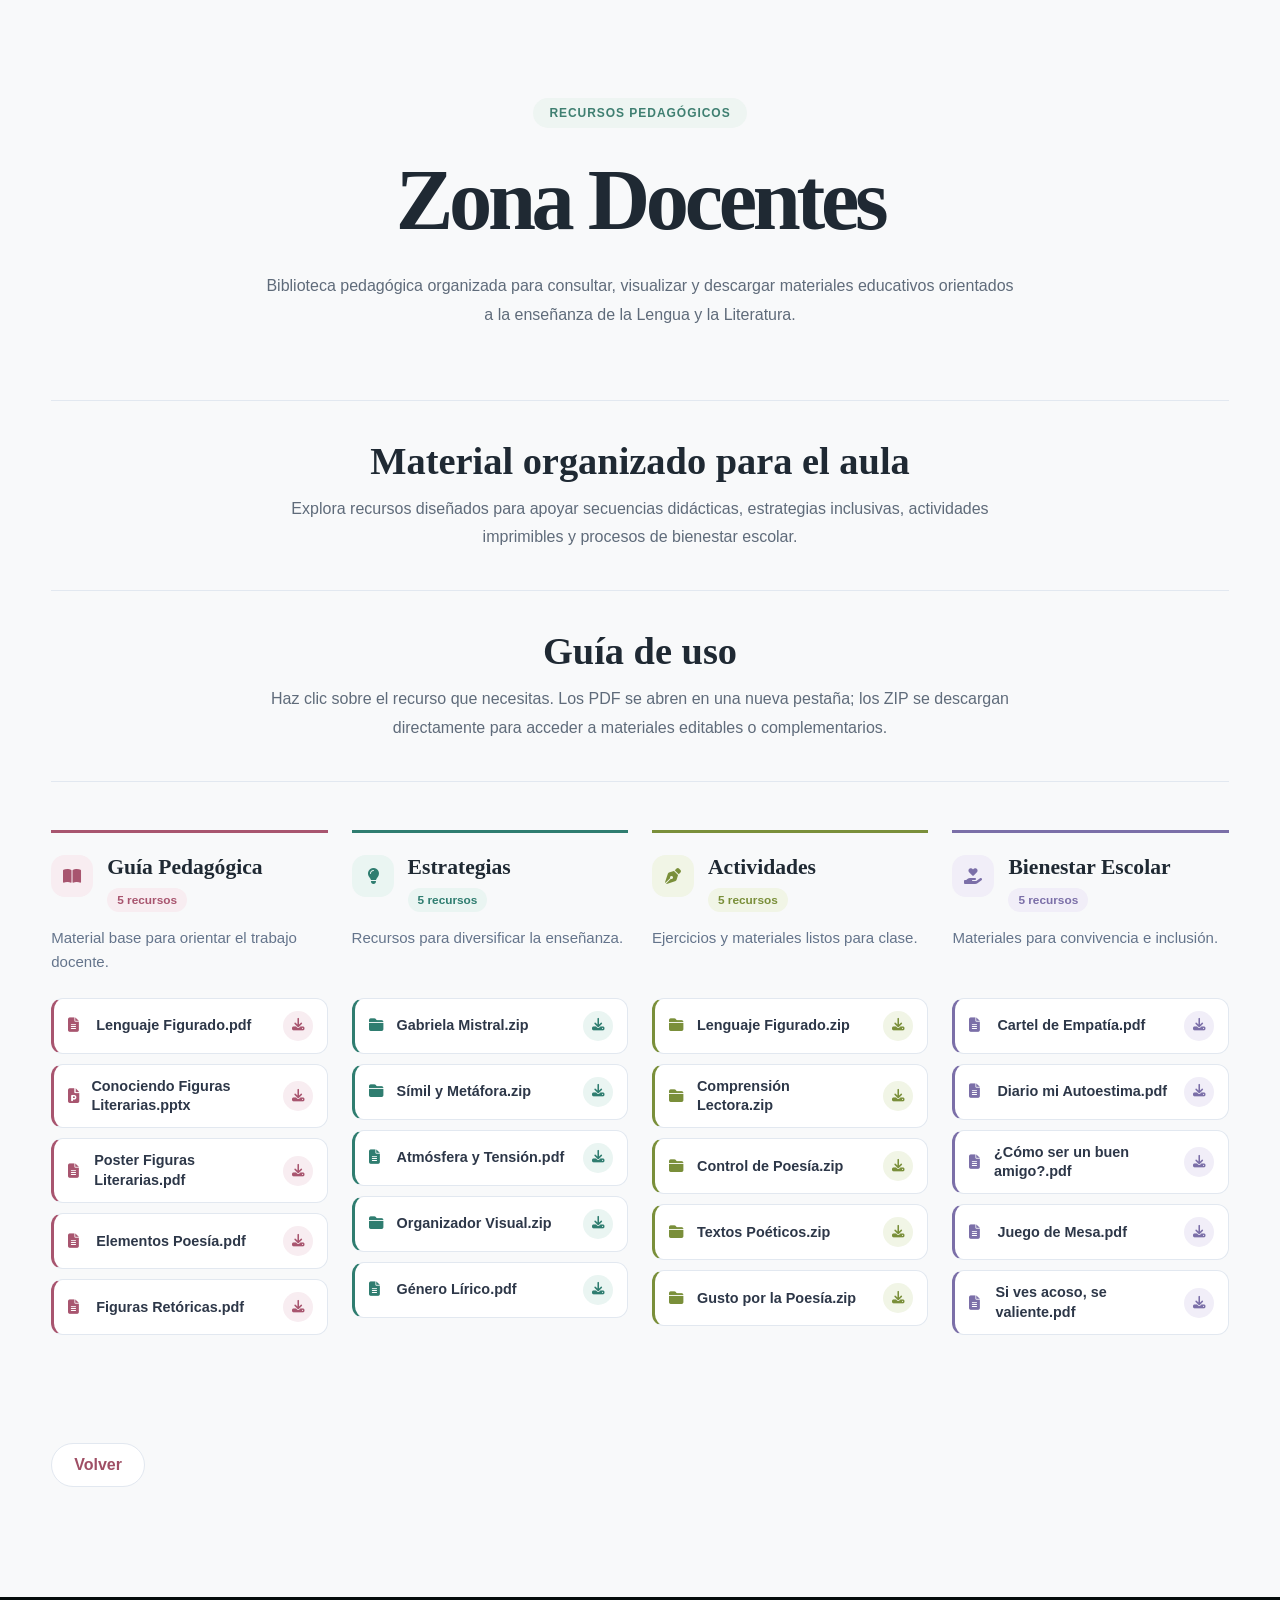
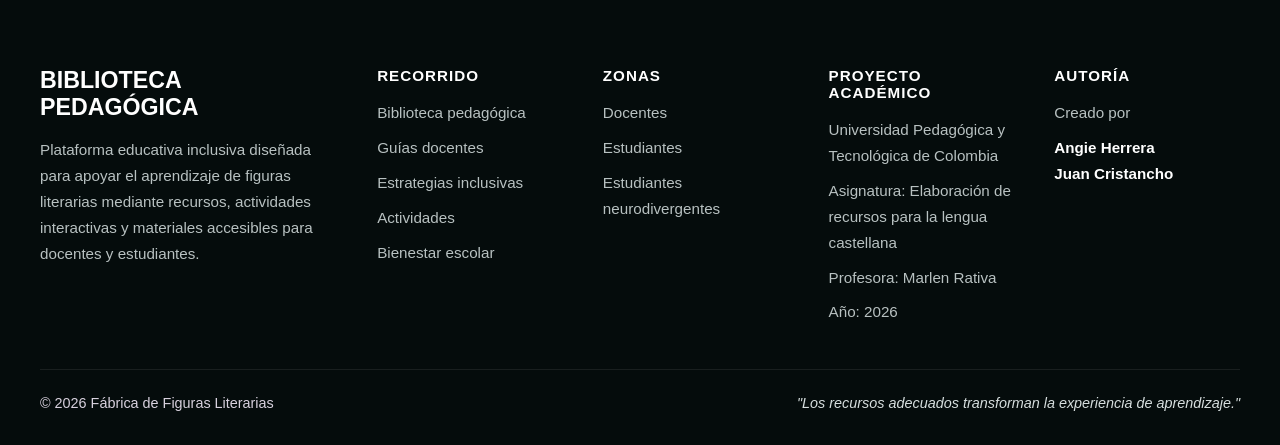
<file: docentes.html>
<!DOCTYPE html>
<html lang="es">
<head>
  <meta charset="UTF-8">
  <meta name="viewport" content="width=device-width, initial-scale=1.0">
  <title>Zona Docentes</title>
  <link rel="stylesheet" href="css/docentes.css">
  <link rel="stylesheet"
    href="https://cdnjs.cloudflare.com/ajax/libs/font-awesome/6.5.1/css/all.min.css">
</head>
<body>

    <main class="docentes-container">

  <section class="hero-docentes" id="hero">
    <span class="etiqueta">Recursos pedagógicos</span>
    <h1>Zona Docentes</h1>
    <p>
      Biblioteca pedagógica organizada para consultar, visualizar y descargar
      materiales educativos orientados a la enseñanza de la Lengua y la Literatura.
    </p>
  </section>

  <section class="intro-docentes">
    <h2>Material organizado para el aula</h2>
    <p>
      Explora recursos diseñados para apoyar secuencias didácticas, estrategias inclusivas,
      actividades imprimibles y procesos de bienestar escolar.
    </p>
  </section>

  <section class="guia-uso">
    <h2>Guía de uso</h2>
    <p>
      Haz clic sobre el recurso que necesitas. Los PDF se abren en una nueva pestaña;
      los ZIP se descargan directamente para acceder a materiales editables o complementarios.
    </p>
  </section>

  <section class="recursos-grid">

    <article class="categoria categoria-guia" id="guias">
      <header class="categoria-header">
        <div class="categoria-icono">
          <i class="fa-solid fa-book-open"></i>
        </div>
        <div>
          <h3>Guía Pedagógica</h3>
          <span>5 recursos</span>
        </div>
      </header>

      <p>Material base para orientar el trabajo docente.</p>

      <div class="lista-recursos">
        <a href="recursos/docentes/minilibro-lenguaje-figurado.pdf" target="_blank">
          <span><i class="fa-solid fa-file-lines"></i> Lenguaje Figurado.pdf</span>
          <i class="fa-solid fa-download"></i>
        </a>

        <a href="recursos/docentes/conociendo-figuras-literarias.pptx" target="_blank">
          <span><i class="fa-solid fa-file-powerpoint"></i> Conociendo Figuras Literarias.pptx</span>
          <i class="fa-solid fa-download"></i>
        </a>

        <a href="recursos/docentes/las-figuras-literarias-poster.pdf" target="_blank">
          <span><i class="fa-solid fa-file-lines"></i> Poster Figuras Literarias.pdf</span>
          <i class="fa-solid fa-download"></i>
        </a>

        <a href="recursos/docentes/poster-elementos-de-la-poesia.pdf" target="_blank">
          <span><i class="fa-solid fa-file-lines"></i> Elementos Poesía.pdf</span>
          <i class="fa-solid fa-download"></i>
        </a>

        <a href="recursos/docentes/posters-las-figuras-retoricas.pdf" target="_blank">
          <span><i class="fa-solid fa-file-lines"></i> Figuras Retóricas.pdf</span>
          <i class="fa-solid fa-download"></i>
        </a>
      </div>
    </article>

    <article class="categoria categoria-estrategias" id="estrategias">
      <header class="categoria-header">
        <div class="categoria-icono">
          <i class="fa-solid fa-lightbulb"></i>
        </div>
        <div>
          <h3>Estrategias</h3>
          <span>5 recursos</span>
        </div>
      </header>

      <p>Recursos para diversificar la enseñanza.</p>

      <div class="lista-recursos">
        <a href="recursos/docentes/GT-conociendo-a-gabriela-mistral.zip">
          <span><i class="fa-solid fa-folder-closed"></i> Gabriela Mistral.zip</span>
          <i class="fa-solid fa-download"></i>
        </a>

        <a href="recursos/docentes/GT-simil-y-metafora.zip">
          <span><i class="fa-solid fa-folder-closed"></i> Símil y Metáfora.zip</span>
          <i class="fa-solid fa-download"></i>
        </a>

        <a href="recursos/docentes/GT-diferenciada-creacion-de-atmosfera-y-tension.pdf" target="_blank">
          <span><i class="fa-solid fa-file-lines"></i> Atmósfera y Tensión.pdf</span>
          <i class="fa-solid fa-download"></i>
        </a>

        <a href="recursos/docentes/organizador-visual.zip">
          <span><i class="fa-solid fa-folder-closed"></i> Organizador Visual.zip</span>
          <i class="fa-solid fa-download"></i>
        </a>

        <a href="recursos/docentes/ticket-de-salida-elementos-constitutivos-genero-lirico.pdf" target="_blank">
          <span><i class="fa-solid fa-file-lines"></i> Género Lírico.pdf</span>
          <i class="fa-solid fa-download"></i>
        </a>
      </div>
    </article>

    <article class="categoria categoria-actividades" id="actividades">
      <header class="categoria-header">
        <div class="categoria-icono">
          <i class="fa-solid fa-pen-nib"></i>
        </div>
        <div>
          <h3>Actividades</h3>
          <span>5 recursos</span>
        </div>
      </header>

      <p>Ejercicios y materiales listos para clase.</p>

      <div class="lista-recursos">
        <a href="recursos/docentes/beginning-asking-questions.zip">
          <span><i class="fa-solid fa-folder-closed"></i> Lenguaje Figurado.zip</span>
          <i class="fa-solid fa-download"></i>
        </a>

        <a href="recursos/docentes/comprension-de-lectura-figuras-literarias-poesia.zip">
          <span><i class="fa-solid fa-folder-closed"></i> Comprensión Lectora.zip</span>
          <i class="fa-solid fa-download"></i>
        </a>

        <a href="recursos/docentes/-control-poesia-y-elementos-gramaticales.zip">
          <span><i class="fa-solid fa-folder-closed"></i> Control de Poesía.zip</span>
          <i class="fa-solid fa-download"></i>
        </a>

        <a href="recursos/docentes/pack-lenguaje-textos-poeticos-.zip">
          <span><i class="fa-solid fa-folder-closed"></i> Textos Poéticos.zip</span>
          <i class="fa-solid fa-download"></i>
        </a>

        <a href="recursos/docentes/planificacion-desarrollar-el-gusto-por-la-poesia.zip">
          <span><i class="fa-solid fa-folder-closed"></i> Gusto por la Poesía.zip</span>
          <i class="fa-solid fa-download"></i>
        </a>
      </div>
    </article>

    <article class="categoria categoria-bienestar" id="bienestar">
      <header class="categoria-header">
        <div class="categoria-icono">
          <i class="fa-solid fa-hand-holding-heart"></i>
        </div>
        <div>
          <h3>Bienestar Escolar</h3>
          <span>5 recursos</span>
        </div>
      </header>

      <p>Materiales para convivencia e inclusión.</p>

      <div class="lista-recursos">
        <a href="recursos/actividades/Catel empatía.pdf" target="_blank">
          <span><i class="fa-solid fa-file-lines"></i> Cartel de Empatía.pdf</span>
          <i class="fa-solid fa-download"></i>
        </a>
        <a href="recursos/actividades/Diario_mi autoestima.pdf" target="_blank">
          <span><i class="fa-solid fa-file-lines"></i>Diario mi Autoestima.pdf</span>
          <i class="fa-solid fa-download"></i>
        </a>
        <a href="recursos/actividades/Hoja de actividad_como ser buen amigo.pdf" target="_blank">
          <span><i class="fa-solid fa-file-lines"></i>¿Cómo ser un buen amigo?.pdf</span>
          <i class="fa-solid fa-download"></i>
        </a>
        <a href="recursos/actividades/Juego de mesa.pdf" target="_blank">
          <span><i class="fa-solid fa-file-lines"></i>Juego de Mesa.pdf</span>
          <i class="fa-solid fa-download"></i>
        </a>
        <a href="recursos/actividades/Póster_Si ves acoso se valiente.pdf" target="_blank">
          <span><i class="fa-solid fa-file-lines"></i>Si ves acoso, se valiente.pdf</span>
          <i class="fa-solid fa-download"></i>
        </a>
      </div>
    </article>

  </section>

</main>

  <header class="docentes-header">
    <a href="index.html" class="btn-volver">Volver</a>
  </header>

<footer class="footer-pro">

    <div class="footer-container">

        <div class="footer-column footer-main">

            <h3>BIBLIOTECA PEDAGÓGICA</h3>

            <p>
                Plataforma educativa inclusiva diseñada para apoyar el aprendizaje
                de figuras literarias mediante recursos, actividades interactivas
                y materiales accesibles para docentes y estudiantes.
            </p>

        </div>

        <div class="footer-column">

            <h4>RECORRIDO</h4>

            <a href="#hero">Biblioteca pedagógica</a>
            <a href="#guias">Guías docentes</a>
            <a href="#estrategias">Estrategias inclusivas</a>
            <a href="#actividades">Actividades</a>
            <a href="#bienestar">Bienestar escolar</a>

        </div>

        <div class="footer-column">

            <h4>ZONAS</h4>

            <a href="docentes.html">Docentes</a>
            <a href="estudiantes.html">Estudiantes</a>
            <a href="neurodivergente.html">Estudiantes neurodivergentes</a>

        </div>

        <div class="footer-column">

            <h4>PROYECTO ACADÉMICO</h4>

            <p>Universidad Pedagógica y Tecnológica de Colombia</p>

            <p>
                Asignatura: Elaboración de recursos para la lengua castellana
            </p>

            <p>Profesora: Marlen Rativa</p>

            <p>Año: 2026</p>

        </div>

        <div class="footer-column">

            <h4>AUTORÍA</h4>

            <p>Creado por</p>

            <p class="authors">
                Angie Herrera<br>
                Juan Cristancho
            </p>

        </div>

    </div>

    <div class="footer-bottom">

        <p>
            © 2026 Fábrica de Figuras Literarias
        </p>

        <p>
            "Los recursos adecuados transforman la experiencia de aprendizaje."
        </p>

    </div>

</footer>


</body>
</html>
</file>
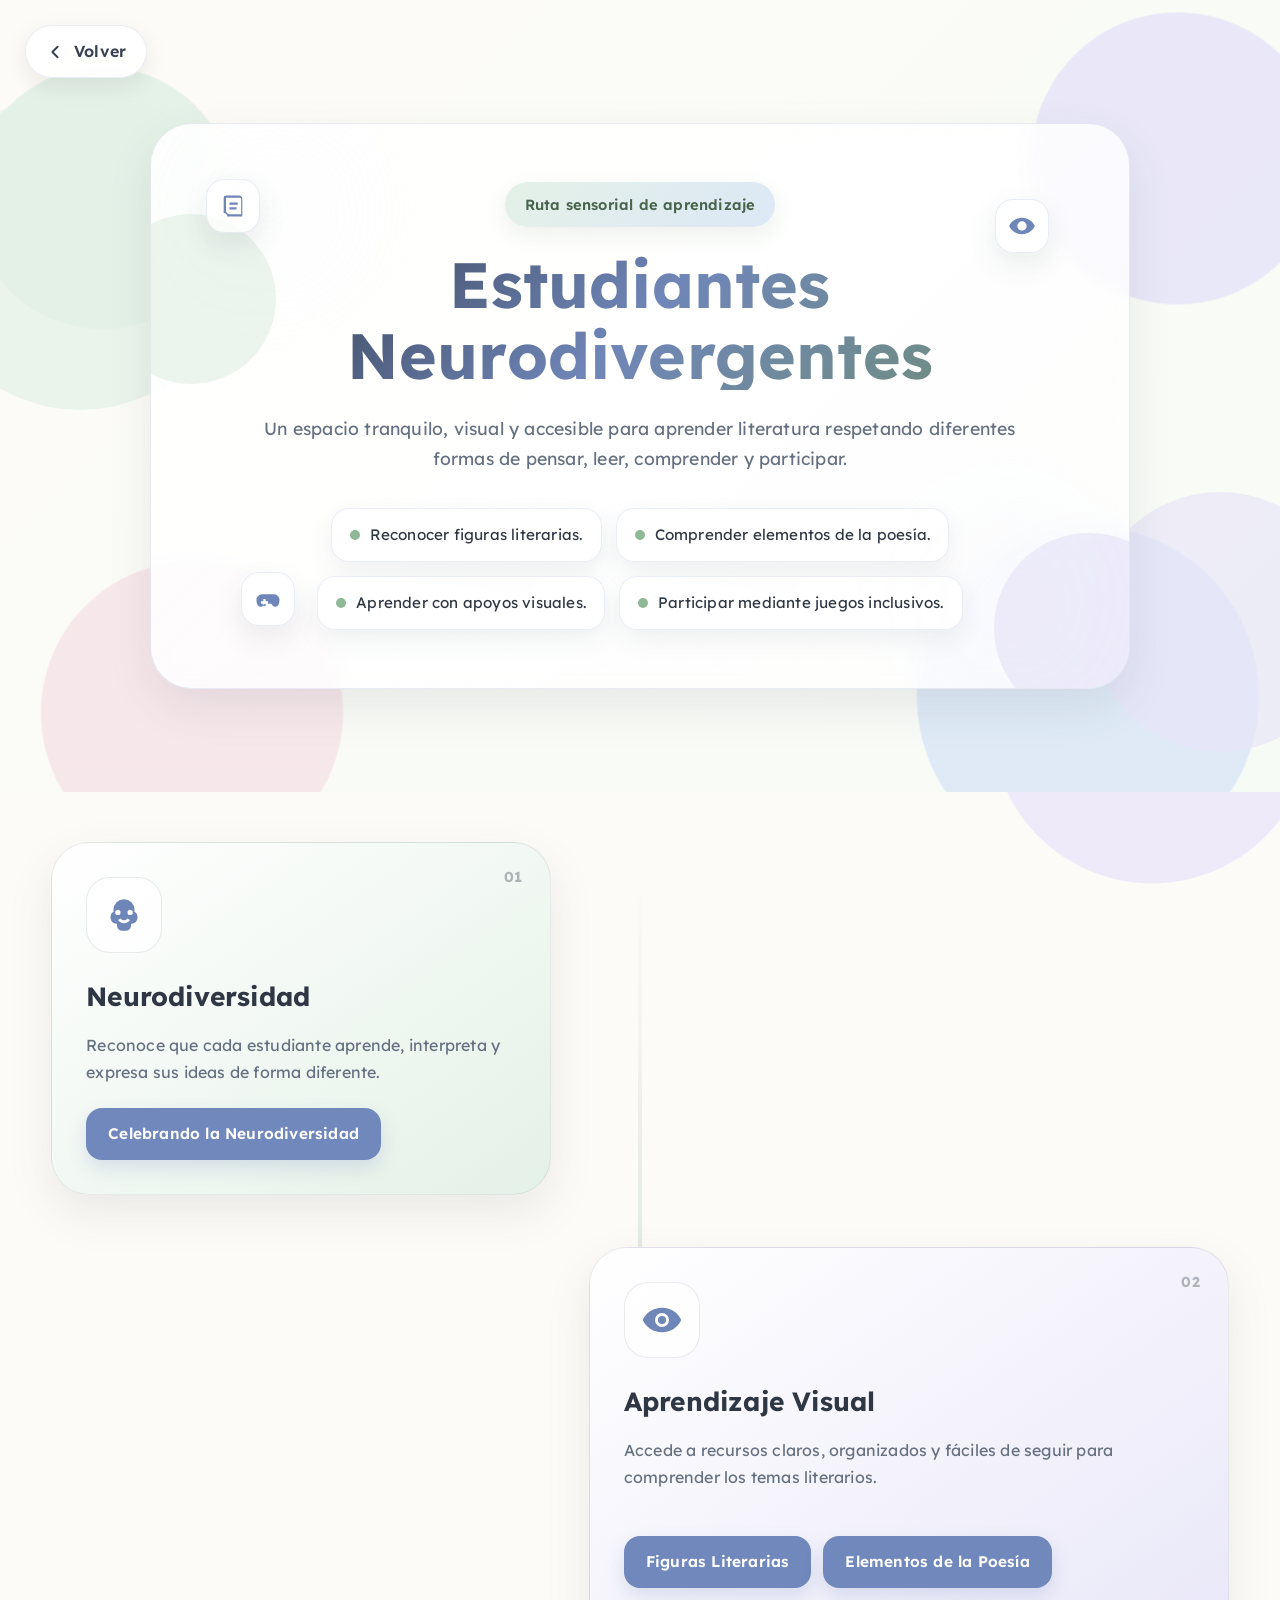
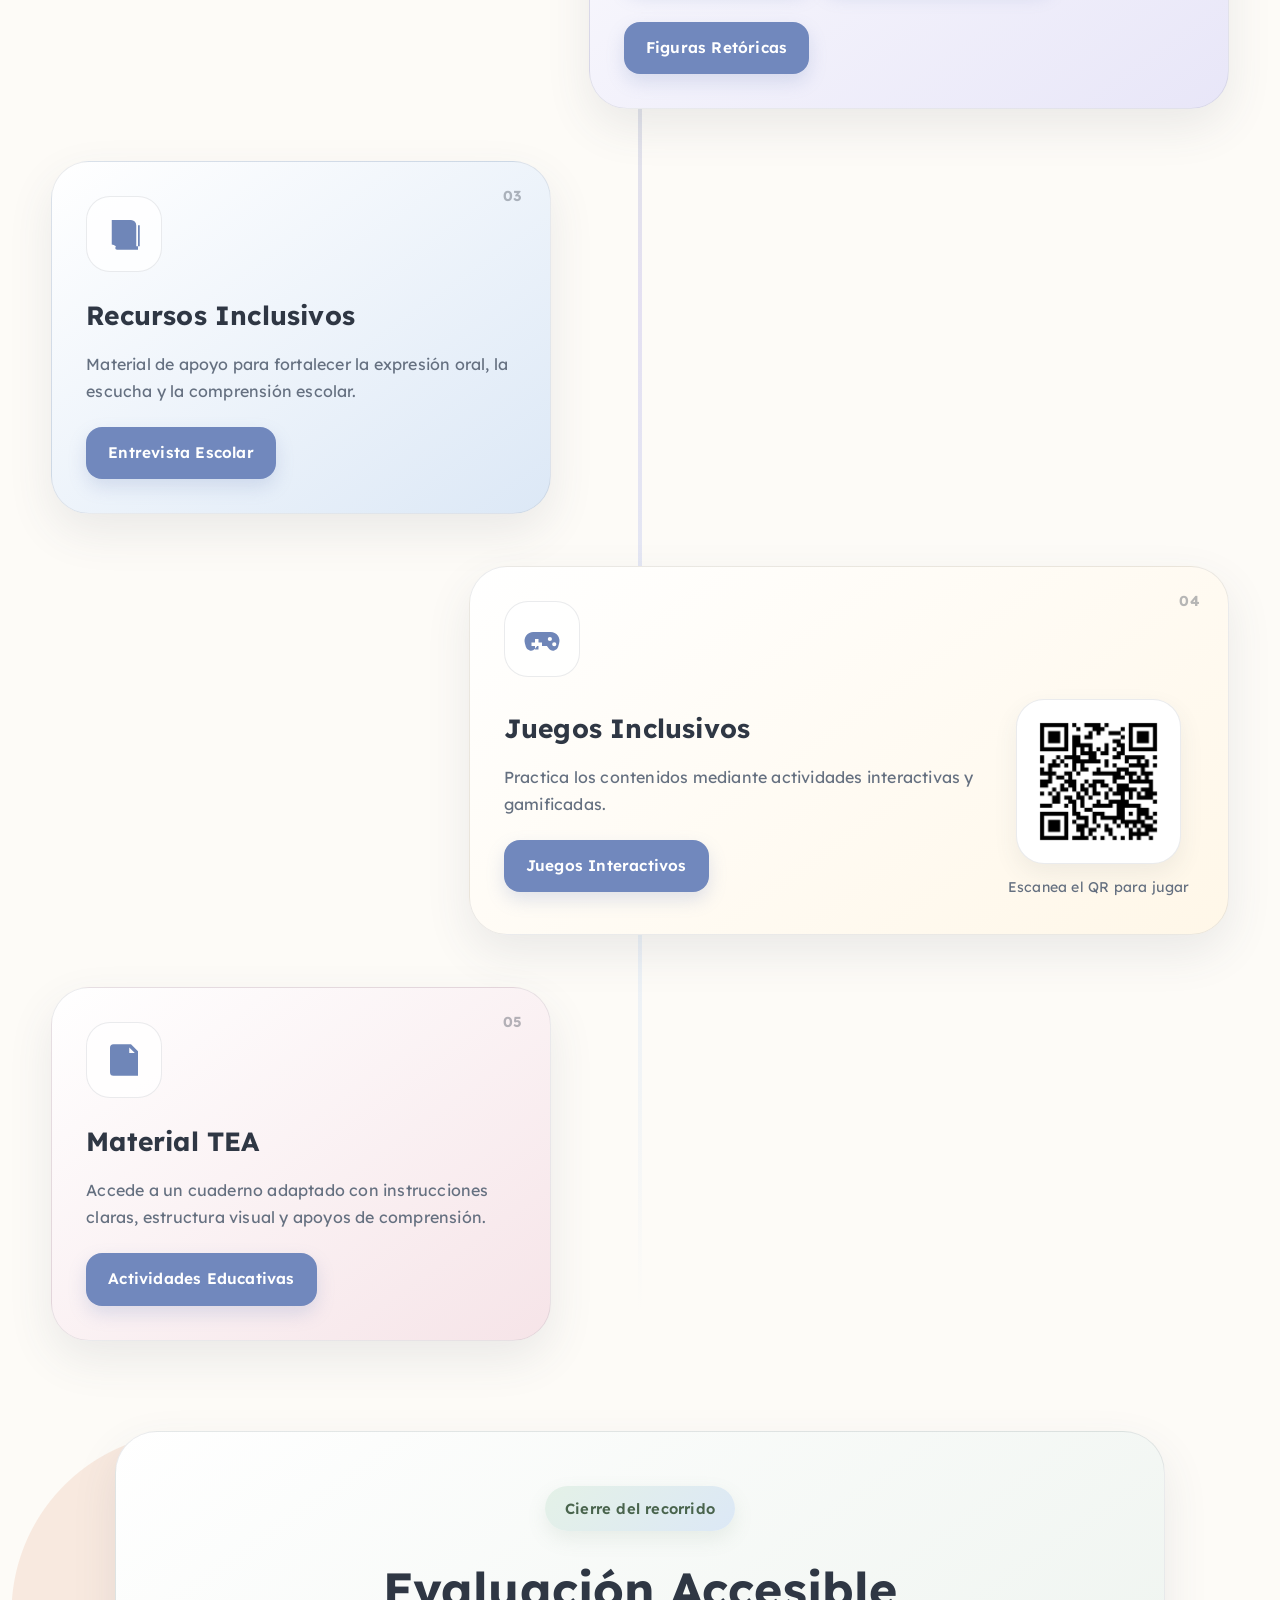
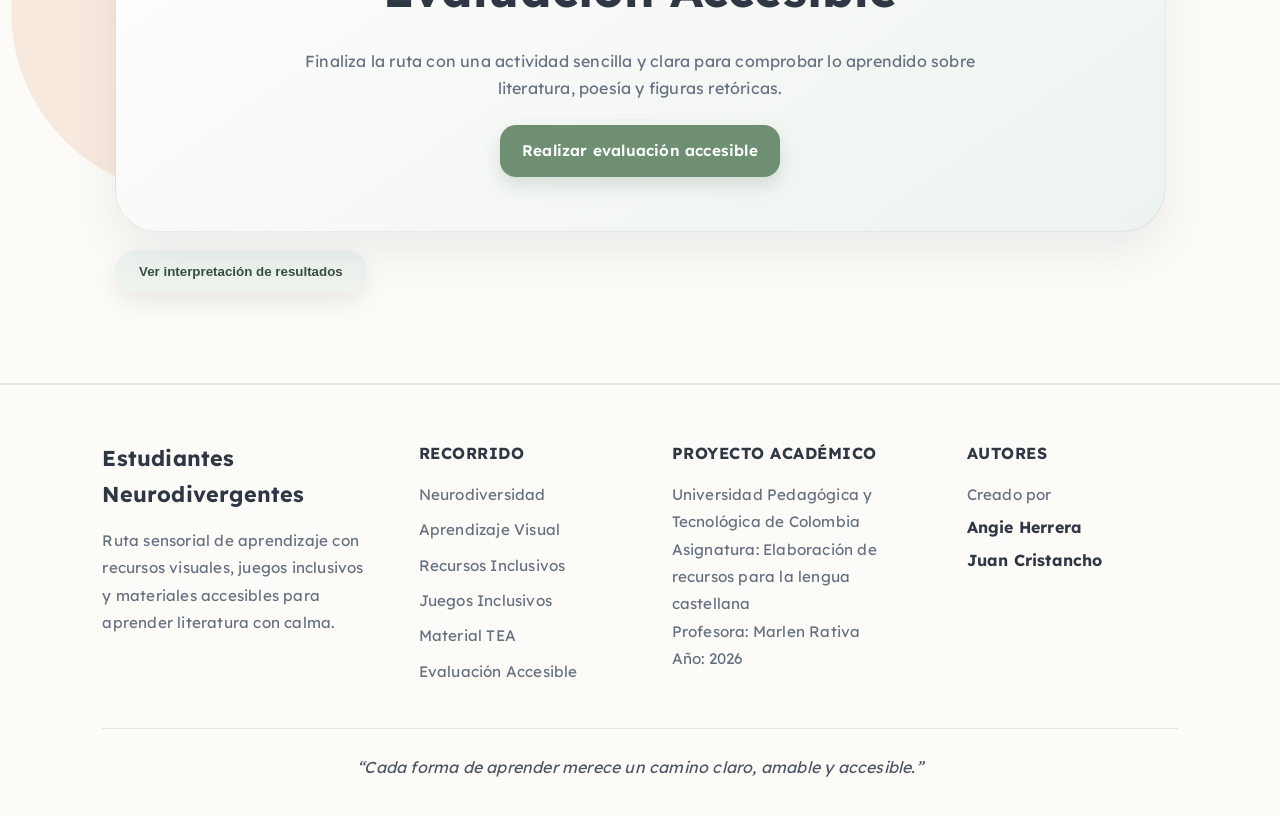
<file: neurodivergente.html>
<!DOCTYPE html>
<html lang="es">
<head>
  <meta charset="UTF-8" />
  <meta name="viewport" content="width=device-width, initial-scale=1.0" />
  <title>Estudiantes Neurodivergentes</title>

  <link rel="stylesheet" href="css/neurodivergentes.css" />
  <link href="https://fonts.googleapis.com/css2?family=Lexend:wght@300;400;500;600;700&display=swap" rel="stylesheet" />
</head>

<body>
<a href="index.html" class="btn-volver">
  <svg viewBox="0 0 24 24" aria-hidden="true">
    <path d="M15.5 19L8.5 12L15.5 5"/>
  </svg>
  Volver
</a>

<header class="hero">

  <div class="hero__decoracion hero__decoracion--uno"></div>
  <div class="hero__decoracion hero__decoracion--dos"></div>

  <div class="hero__contenido">

    <div class="iconos-flotantes" aria-hidden="true">
      <span class="icono-flotante icono-flotante--uno">
        <svg viewBox="0 0 24 24">
          <path d="M4 5a2 2 0 0 1 2-2h11a3 3 0 0 1 3 3v15H7a3 3 0 0 0-3-3V5Zm4 14h11V6a1 1 0 0 0-1-1H6v12.2A4.8 4.8 0 0 1 8 19Zm1-10h7v2H9V9Zm0 4h6v2H9v-2Z"/>
        </svg>
      </span>

      <span class="icono-flotante icono-flotante--dos">
        <svg viewBox="0 0 24 24">
          <path d="M12 5C6.8 5 2.7 8.1 1 12c1.7 3.9 5.8 7 11 7s9.3-3.1 11-7c-1.7-3.9-5.8-7-11-7Zm0 11a4 4 0 1 1 0-8a4 4 0 0 1 0 8Z"/>
        </svg>
      </span>

      <span class="icono-flotante icono-flotante--tres">
        <svg viewBox="0 0 24 24">
          <path d="M7 8h10a5 5 0 0 1 4.8 6.4l-.6 2.1a3 3 0 0 1-5.1 1.2L14.8 16H9.2l-1.3 1.7a3 3 0 0 1-5.1-1.2l-.6-2.1A5 5 0 0 1 7 8Zm1 4v2H6v2h2v2h2v-2h2v-2h-2v-2H8Z"/>
        </svg>
      </span>
    </div>

    <span class="etiqueta">Ruta sensorial de aprendizaje</span>

    <h1>Estudiantes Neurodivergentes</h1>

    <p>
      Un espacio tranquilo, visual y accesible para aprender literatura respetando
      diferentes formas de pensar, leer, comprender y participar.
    </p>

    <div class="objetivos">
      <div>Reconocer figuras literarias.</div>
      <div>Comprender elementos de la poesía.</div>
      <div>Aprender con apoyos visuales.</div>
      <div>Participar mediante juegos inclusivos.</div>
    </div>

  </div>

</header>

  <main class="ruta">

    <div class="linea-ruta" aria-hidden="true"></div>

    <!-- CAJITA 1 -->
    <section class="isla isla--uno" id="inicio">
      <div class="isla__numero">01</div>

      <div class="isla__icono">
        <svg viewBox="0 0 24 24" aria-hidden="true">
          <path d="M12 3a6 6 0 0 0-6 6v1.2A3.7 3.7 0 0 0 7.5 17H8v1a3 3 0 0 0 3 3h2a3 3 0 0 0 3-3v-1h.5A3.7 3.7 0 0 0 18 10.2V9a6 6 0 0 0-6-6Zm-2 7.5a1.5 1.5 0 1 1-3 0a1.5 1.5 0 0 1 3 0Zm7 0a1.5 1.5 0 1 1-3 0a1.5 1.5 0 0 1 3 0Zm-5 6.2c-1.5 0-2.7-.7-3.4-1.8l1.4-.9c.5.7 1.1 1 2 1s1.5-.3 2-1l1.4.9c-.7 1.1-1.9 1.8-3.4 1.8Z"/>
        </svg>
      </div>

      <h2>Neurodiversidad</h2>
      <p>Reconoce que cada estudiante aprende, interpreta y expresa sus ideas de forma diferente.</p>

      <a href="recursos/neurodivergentes/posters-celebrando-la-neurodiversidad.pdf
      " class="boton">Celebrando la Neurodiversidad</a>
    </section>

    <!-- CAJITA 2 -->
    <section class="isla isla--dos isla--grande" id="visual">
      <div class="isla__numero">02</div>

      <div class="isla__icono">
        <svg viewBox="0 0 24 24" aria-hidden="true">
          <path d="M12 5C6.8 5 2.7 8.1 1 12c1.7 3.9 5.8 7 11 7s9.3-3.1 11-7c-1.7-3.9-5.8-7-11-7Zm0 11a4 4 0 1 1 0-8a4 4 0 0 1 0 8Zm0-1.7a2.3 2.3 0 1 0 0-4.6a2.3 2.3 0 0 0 0 4.6Z"/>
        </svg>
      </div>

      <h2>Aprendizaje Visual</h2>
      <p>Accede a recursos claros, organizados y fáciles de seguir para comprender los temas literarios.</p>

      <div class="botones">
        <a href="recursos/neurodivergentes/las-figuras-literarias-poster.pdf" class="boton">Figuras Literarias</a>
        <a href="recursos/neurodivergentes/poster-elementos-de-la-poesia.pdf" class="boton">Elementos de la Poesía</a>
        <a href="recursos/neurodivergentes/posters-las-figuras-retoricas.pdf" class="boton">Figuras Retóricas</a>
      </div>
    </section>

    <!-- CAJITA 3 -->
    <section class="isla isla--tres" id="recursos">
      <div class="isla__numero">03</div>

      <div class="isla__icono">
        <svg viewBox="0 0 24 24" aria-hidden="true">
          <path d="M5 4h11a3 3 0 0 1 3 3v14H8a3 3 0 0 0-3-3V4Zm3 15h13V7h-1v14H8a1 1 0 0 1 0-2Zm1-11h6v2H9V8Zm0 4h7v2H9v-2Z"/>
        </svg>
      </div>

      <h2>Recursos Inclusivos</h2>
      <p>Material de apoyo para fortalecer la expresión oral, la escucha y la comprensión escolar.</p>

      <a href="recursos/neurodivergentes/entrevista-escolar-com-alunos-neurodivergentes.pdf" class="boton">Entrevista Escolar</a>
    </section>

    <!-- CAJITA 4 -->
    <section class="isla isla--cuatro isla--juego" id="juegos">
      <div class="isla__numero">04</div>

      <div class="isla__icono">
        <svg viewBox="0 0 24 24" aria-hidden="true">
          <path d="M7 8h10a5 5 0 0 1 4.8 6.4l-.6 2.1a3 3 0 0 1-5.1 1.2L14.8 16H9.2l-1.3 1.7a3 3 0 0 1-5.1-1.2l-.6-2.1A5 5 0 0 1 7 8Zm1 4v2H6v2h2v2h2v-2h2v-2h-2v-2H8Zm8.5 1.2a1.2 1.2 0 1 0 0-2.4a1.2 1.2 0 0 0 0 2.4Zm2.5 3a1.2 1.2 0 1 0 0-2.4a1.2 1.2 0 0 0 0 2.4Z"/>
        </svg>
      </div>

      <div class="juego__contenido">
        <div>
          <h2>Juegos Inclusivos</h2>
          <p>Practica los contenidos mediante actividades interactivas y gamificadas.</p>

          <a href="https://wordwall.net/es-cl/community/juegos-de-figuras-literarias" class="boton">Juegos Interactivos</a>
        </div>

        <div class="qr">
          <div class="qr__marco">
            <img src="img/qr/qr-figuras-literarias.jpeg" alt="Código QR para ingresar a los juegos interactivos">
          </div>
          <span>Escanea el QR para jugar</span>
        </div>
      </div>
    </section>

    <!-- CAJITA 5 -->
    <section class="isla isla--cinco" id="tea">
      <div class="isla__numero">05</div>

      <div class="isla__icono">
        <svg viewBox="0 0 24 24" aria-hidden="true">
          <path d="M6 3h10l4 4v14H6a2 2 0 0 1-2-2V5a2 2 0 0 1 2-2Zm9 1.8V8h3.2L15 4.8ZM8 12h8v2H8v-2Zm0 4h6v2H8v-2Z"/>
        </svg>
      </div>

      <h2>Material TEA</h2>
      <p>Accede a un cuaderno adaptado con instrucciones claras, estructura visual y apoyos de comprensión.</p>

      <a href="https://www.orientacionandujar.es/wp-content/uploads/2020/11/Cuaderno-de-actividades-alumnado-TEA-VOL-2.pdf" class="boton">Actividades Educativas</a>
    </section>

</main>

  <section class="evaluacion" id="evaluacion">
    <div class="evaluacion__card">
      <span class="etiqueta">Cierre del recorrido</span>
      <h2>Evaluación Accesible</h2>
      <p>
        Finaliza la ruta con una actividad sencilla y clara para comprobar lo aprendido
        sobre literatura, poesía y figuras retóricas.
      </p>
      <a href="https://forms.gle/qQuU1Zr4fw5CWn9L8" class="boton boton--evaluacion">Realizar evaluación accesible</a>
    </div>
    <button class="btn-rubrica-neuro" id="abrirRubricaNeuro" type="button">
        Ver interpretación de resultados
    </button>
  </section>

<footer class="footer-neuro">
  <div class="footer-container">

    <div class="footer-col">
      <h3>Estudiantes Neurodivergentes</h3>
      <p>
        Ruta sensorial de aprendizaje con recursos visuales, juegos inclusivos
        y materiales accesibles para aprender literatura con calma.
      </p>
    </div>

    <div class="footer-col">
      <h4>Recorrido</h4>
      <ul>
        <li><a href="#inicio">Neurodiversidad</a></li>
        <li><a href="#visual">Aprendizaje Visual</a></li>
        <li><a href="#recursos">Recursos Inclusivos</a></li>
        <li><a href="#juegos">Juegos Inclusivos</a></li>
        <li><a href="#tea">Material TEA</a></li>
        <li><a href="#evaluacion">Evaluación Accesible</a></li>
      </ul>
    </div>

    <div class="footer-col">
      <h4>Proyecto Académico</h4>
      <p>
        Universidad Pedagógica y Tecnológica de Colombia<br>
        Asignatura: Elaboración de recursos para la lengua castellana<br>
        Profesora: Marlen Rativa<br>
        Año: 2026
      </p>
    </div>

    <div class="footer-col">
      <h4>Autores</h4>
      <p>Creado por</p>
      <strong>Angie Herrera</strong>
      <strong>Juan Cristancho</strong>
    </div>

  </div>

  <div class="footer-frase">
    <p>“Cada forma de aprender merece un camino claro, amable y accesible.”</p>
  </div>
</footer>
<div class="modal-rubrica-neuro" id="modalRubricaNeuro">
  <div class="modal-contenido-neuro">
    <button class="cerrar-rubrica-neuro" id="cerrarRubricaNeuro">×</button>

    <h3>¿Cómo interpretar mi resultado?</h3>
    <p class="intro-rubrica-neuro">
      Revisa tu puntaje con calma. Cada nivel muestra cómo vas en el reconocimiento de figuras literarias.
    </p>

    <div class="nivel-neuro">
      <span>0 – 2 aciertos</span>
      <strong>Bajo</strong>
      <p>Reconoces pocas figuras literarias. Puedes volver a mirar los ejemplos y practicar paso a paso.</p>
    </div>

    <div class="nivel-neuro">
      <span>3 – 4 aciertos</span>
      <strong>Básico</strong>
      <p>Reconoces algunas figuras literarias, pero aún puedes confundirte con ciertos ejemplos.</p>
    </div>

    <div class="nivel-neuro">
      <span>5 – 6 aciertos</span>
      <strong>Intermedio</strong>
      <p>Reconoces varias figuras literarias y comprendes ejemplos sencillos.</p>
    </div>

    <div class="nivel-neuro">
      <span>7 – 8 aciertos</span>
      <strong>Alto</strong>
      <p>Identificas la mayoría de figuras literarias y entiendes para qué se usan.</p>
    </div>

    <div class="nivel-neuro">
      <span>9 – 10 aciertos</span>
      <strong>Superior</strong>
      <p>Reconoces muy bien las figuras literarias y puedes analizarlas en diferentes textos.</p>
    </div>
  </div>
</div>
<script>
  document.addEventListener("DOMContentLoaded", () => {
    const abrir = document.getElementById("abrirRubricaNeuro");
    const cerrar = document.getElementById("cerrarRubricaNeuro");
    const modal = document.getElementById("modalRubricaNeuro");

    if (!abrir || !cerrar || !modal) return;

    abrir.addEventListener("click", () => {
      modal.classList.add("activo");
    });

    cerrar.addEventListener("click", () => {
      modal.classList.remove("activo");
    });

    modal.addEventListener("click", (e) => {
      if (e.target === modal) {
        modal.classList.remove("activo");
      }
    });
  });
</script>
</body>
</html>
</file>
<file: css/docentes.css>
* {
  margin: 0;
  padding: 0;
  box-sizing: border-box;
}

body {
  font-family: 'Segoe UI', sans-serif;
  background: #f8f9fa;
  color: #2d3748;
  min-height: 100vh;
}

.docentes-header {
  width: min(1180px, 92%);
  margin: 0 auto;
  padding: 28px 0 10px;
}

.btn-volver {
  display: inline-flex;
  text-decoration: none;
  background: #ffffff;
  color: #9f4f65;
  padding: 12px 22px;
  border-radius: 999px;
  font-weight: 700;
  border: 1px solid #e2e8f0;
}

.btn-volver:hover {
  background: #9f4f65;
  color: #ffffff;
}

.docentes-container {
  width: min(1180px, 92%);
  margin: 28px auto 80px;
}

.hero-docentes {
  text-align: center;
  padding: 70px 24px;
  border-bottom: 1px solid #e2e8f0;
}

.etiqueta {
  display: inline-block;
  padding: 8px 16px;
  border-radius: 999px;
  background: #eef5f2;
  color: #3f7f71;
  font-size: 0.75rem;
  font-weight: 800;
  letter-spacing: 0.08em;
  text-transform: uppercase;
  margin-bottom: 22px;
}

.hero-docentes h1 {
  font-family: Georgia, 'Times New Roman', serif;
  font-size: clamp(3rem, 7vw, 5.4rem);
  color: #1f2933;
  letter-spacing: -0.05em;
  margin-bottom: 22px;
}

.hero-docentes p,
.intro-docentes p,
.guia-uso p {
  max-width: 760px;
  margin: 0 auto;
  color: #5f6b7a;
  line-height: 1.8;
}

.intro-docentes,
.guia-uso {
  text-align: center;
  padding: 38px 0;
  border-bottom: 1px solid #e2e8f0;
}

.intro-docentes h2,
.guia-uso h2 {
  font-family: Georgia, 'Times New Roman', serif;
  font-size: clamp(1.8rem, 3vw, 2.4rem);
  color: #1f2933;
  margin-bottom: 12px;
}

.recursos-grid {
  margin-top: 48px;
  display: grid;
  grid-template-columns: repeat(4, 1fr);
  gap: 24px;
}

.categoria {
  --cat-color: #9f4f65;
  --cat-soft: #f8edf1;
  padding-top: 22px;
  border-top: 3px solid var(--cat-color);
}

.categoria-guia {
  --cat-color: #a8556f;
  --cat-soft: #f8edf1;
}

.categoria-estrategias {
  --cat-color: #2f7d70;
  --cat-soft: #eaf5f2;
}

.categoria-actividades {
  --cat-color: #7a8f3a;
  --cat-soft: #f1f5e6;
}

.categoria-bienestar {
  --cat-color: #7b6fa8;
  --cat-soft: #f1eef8;
}

.categoria-header {
  display: flex;
  align-items: flex-start;
  gap: 14px;
  margin-bottom: 14px;
}

.categoria-icono {
  width: 42px;
  height: 42px;
  border-radius: 14px;
  display: grid;
  place-items: center;
  background: var(--cat-soft);
  color: var(--cat-color);
  flex-shrink: 0;
}

.categoria h3 {
  font-family: Georgia, 'Times New Roman', serif;
  font-size: 1.35rem;
  color: #1f2933;
  margin-bottom: 8px;
  line-height: 1.15;
}

.categoria-header span {
  display: inline-block;
  padding: 5px 10px;
  border-radius: 999px;
  background: var(--cat-soft);
  color: var(--cat-color);
  font-size: 0.74rem;
  font-weight: 800;
}

.categoria > p {
  min-height: 52px;
  color: #64748b;
  font-size: 0.94rem;
  line-height: 1.6;
  margin-bottom: 20px;
}

.lista-recursos {
  display: flex;
  flex-direction: column;
  gap: 10px;
}

.lista-recursos a {
  min-height: 50px;
  display: flex;
  align-items: center;
  justify-content: space-between;
  gap: 14px;
  padding: 12px 14px;
  background: #ffffff;
  border: 1px solid #e2e8f0;
  border-left: 3px solid var(--cat-color);
  border-radius: 12px;
  text-decoration: none;
  color: #2d3748;
  font-size: 0.9rem;
  font-weight: 650;
  line-height: 1.35;
  transition: all 0.25s ease;
}

.lista-recursos a span {
  display: flex;
  align-items: center;
  gap: 10px;
  text-align: left;
}

.lista-recursos a span i {
  color: var(--cat-color);
  width: 18px;
}

.lista-recursos a > i:last-child {
  width: 30px;
  height: 30px;
  border-radius: 999px;
  display: grid;
  place-items: center;
  color: var(--cat-color);
  background: var(--cat-soft);
  font-size: 0.78rem;
  flex-shrink: 0;
}

.lista-recursos a:hover {
  transform: translateY(-2px);
  border-color: var(--cat-color);
  background: var(--cat-soft);
}

.lista-recursos a:hover > i:last-child {
  background: var(--cat-color);
  color: #ffffff;
}

/* FOOTER */

.footer-pro {
  background: #050c0c;
  color: #ffffff;
  padding: 70px 40px 30px;
  margin-top: 100px;
}

.footer-container {
  display: grid;
  grid-template-columns: 1.6fr 1fr 1fr 1fr 1fr;
  gap: 40px;
  max-width: 1200px;
  margin: 0 auto;
}

.footer-column h3 {
  color: #ffffff;
  font-size: 1.45rem;
  margin-bottom: 16px;
}

.footer-column h4 {
  color: #ffffff;
  font-size: 0.95rem;
  margin-bottom: 16px;
  letter-spacing: 1px;
}

.footer-column p,
.footer-column a {
  color: #b8c1c1;
  font-size: 0.95rem;
  line-height: 1.7;
  margin-bottom: 9px;
}

.footer-column a {
  display: block;
  text-decoration: none;
  transition: 0.3s ease;
}

.footer-column a:hover {
  color: #ffffff;
  transform: translateX(5px);
}

.footer-main p {
  max-width: 360px;
}

.authors {
  color: #ffffff !important;
  font-weight: 800;
}

.footer-bottom {
  max-width: 1200px;
  margin: 35px auto 0;
  padding-top: 22px;
  border-top: 1px solid rgba(255, 255, 255, 0.08);
  display: flex;
  justify-content: space-between;
  gap: 24px;
}

.footer-bottom p {
  color: #d8d1de;
  font-size: 0.9rem;
  line-height: 1.6;
}

.footer-bottom p:last-child {
  max-width: 560px;
  text-align: right;
  font-style: italic;
  color: #d6dede;
}

/* RESPONSIVE */

@media (max-width: 1180px) {
  .recursos-grid {
    grid-template-columns: repeat(2, 1fr);
  }

  .footer-container {
    grid-template-columns: repeat(2, 1fr);
  }
}

@media (max-width: 720px) {
  .hero-docentes {
    padding: 52px 0;
  }

  .recursos-grid {
    grid-template-columns: 1fr;
  }

  .categoria > p {
    min-height: auto;
  }

  .lista-recursos a {
    min-height: 54px;
  }

  .footer-bottom {
    flex-direction: column;
  }

  .footer-bottom p:last-child {
    text-align: left;
  }
}

@media (max-width: 620px) {
  .footer-pro {
    padding: 45px 7% 24px;
  }

  .footer-container {
    grid-template-columns: 1fr;
  }
}
</file>
<file: css/neurodivergentes.css>
:root {
  --fondo: #fdfbf7;
  --crema: #fff7e8;
  --menta: #e4f1e7;
  --lavanda: #e8e6f8;
  --azul-suave: #dce8f6;
  --rosa-suave: #f6e4e8;
  --verde: #6f8f72;
  --azul: #6f86b8;
  --texto: #2f3744;
  --texto-suave: #657080;
  --blanco: #ffffff;
  --borde: rgba(80, 90, 110, 0.12);
  --sombra: 0 18px 45px rgba(65, 75, 95, 0.10);
  --sombra-suave: 0 10px 25px rgba(65, 75, 95, 0.08);
}

* {
  margin: 0;
  padding: 0;
  box-sizing: border-box;
}

html {
  scroll-behavior: smooth;
}

body {
  font-family: "Lexend", sans-serif;
  background:
    radial-gradient(circle at 10% 10%, #edf6ed 0 120px, transparent 121px),
    radial-gradient(circle at 90% 18%, #eeeafa 0 160px, transparent 161px),
    radial-gradient(circle at 15% 80%, #f8e9df 0 180px, transparent 181px),
    var(--fondo);
  color: var(--texto);
  line-height: 1.7;
  letter-spacing: 0.2px;
}

/* HERO */

.hero {
  position: relative;
  min-height: 88vh;
  padding: 90px 8% 70px;
  display: flex;
  align-items: center;
  justify-content: center;
  overflow: hidden;
}

.hero__contenido {
  position: relative;
  z-index: 2;
  max-width: 980px;
  text-align: center;
  background: rgba(255, 255, 255, 0.72);
  border: 1px solid var(--borde);
  border-radius: 42px;
  padding: 58px;
  box-shadow: var(--sombra);
  backdrop-filter: blur(8px);
}

.etiqueta {
  display: inline-block;
  padding: 10px 20px;
  background: var(--menta);
  color: #49644d;
  border-radius: 999px;
  font-size: 0.92rem;
  font-weight: 600;
}

.hero h1 {
  margin-top: 22px;
  font-size: clamp(2.3rem, 5vw, 4.8rem);
  line-height: 1.1;
  color: var(--texto);
}

.hero p {
  max-width: 780px;
  margin: 24px auto 0;
  font-size: 1.1rem;
  color: var(--texto-suave);
}

.objetivos {
  margin-top: 34px;
  display: flex;
  flex-wrap: wrap;
  justify-content: center;
  gap: 14px;
}

.objetivos div {
  background: var(--blanco);
  border: 1px solid var(--borde);
  padding: 13px 18px;
  border-radius: 18px;
  font-size: 0.95rem;
  box-shadow: var(--sombra-suave);
}

.hero__decoracion {
  position: absolute;
  border-radius: 999px;
  opacity: 0.7;
}

.hero__decoracion--uno {
  width: 320px;
  height: 320px;
  background: var(--menta);
  left: -80px;
  top: 90px;
}

.hero__decoracion--dos {
  width: 260px;
  height: 260px;
  background: var(--lavanda);
  right: -70px;
  bottom: 40px;
}

/* RUTA */

.ruta {
  position: relative;
  width: min(1180px, 92%);
  margin: 0 auto;
  padding: 50px 0 90px;
  display: flex;
  flex-direction: column;
  gap: 52px;
}

.linea-ruta {
  position: absolute;
  top: 90px;
  bottom: 120px;
  left: 50%;
  width: 4px;
  transform: translateX(-50%);
  background: linear-gradient(
    to bottom,
    transparent,
    #c8d8c8,
    #d7d2ef,
    #d7e4f4,
    transparent
  );
  border-radius: 999px;
  opacity: 0.65;
}

.isla {
  position: relative;
  z-index: 2;
  width: min(500px, 100%);
  background: rgba(255, 255, 255, 0.88);
  border: 1px solid var(--borde);
  border-radius: 38px;
  padding: 34px;
  box-shadow: var(--sombra);
  transition: transform 0.5s ease, box-shadow 0.5s ease;
}

.isla:hover {
  transform: translateY(-2px);
  box-shadow: 0 22px 50px rgba(65, 75, 95, 0.12);
}

.isla--uno,
.isla--tres,
.isla--cinco {
  align-self: flex-start;
}

.isla--dos,
.isla--cuatro {
  align-self: flex-end;
}

.isla--grande {
  width: min(640px, 100%);
}

.isla--juego {
  width: min(760px, 100%);
}

.isla--uno {
  background: linear-gradient(145deg, #ffffff, var(--menta));
}

.isla--dos {
  background: linear-gradient(145deg, #ffffff, var(--lavanda));
}

.isla--tres {
  background: linear-gradient(145deg, #ffffff, var(--azul-suave));
}

.isla--cuatro {
  background: linear-gradient(145deg, #ffffff, var(--crema));
}

.isla--cinco {
  background: linear-gradient(145deg, #ffffff, var(--rosa-suave));
}

.isla__numero {
  position: absolute;
  top: 22px;
  right: 28px;
  font-size: 0.9rem;
  font-weight: 700;
  color: rgba(47, 55, 68, 0.35);
}

.isla__icono {
  width: 76px;
  height: 76px;
  border-radius: 24px;
  background: rgba(255, 255, 255, 0.72);
  border: 1px solid var(--borde);
  display: flex;
  align-items: center;
  justify-content: center;
  margin-bottom: 22px;
}

.isla__icono svg {
  width: 42px;
  height: 42px;
  fill: var(--azul);
}

.isla h2 {
  font-size: 1.65rem;
  margin-bottom: 12px;
}

.isla p {
  color: var(--texto-suave);
  font-size: 1rem;
}

.botones {
  display: flex;
  flex-wrap: wrap;
  gap: 12px;
  margin-top: 22px;
}

.boton {
  display: inline-flex;
  align-items: center;
  justify-content: center;
  min-height: 48px;
  margin-top: 22px;
  padding: 13px 22px;
  background: #7188bd;
  color: white;
  border-radius: 16px;
  text-decoration: none;
  font-weight: 600;
  font-size: 0.96rem;
  box-shadow: 0 8px 18px rgba(113, 136, 189, 0.22);
  transition: transform 0.45s ease, opacity 0.45s ease, background 0.45s ease;
}

.boton:hover {
  transform: translateY(-2px);
  opacity: 0.92;
  background: #637aaa;
}

.boton:focus-visible {
  outline: 4px solid rgba(113, 136, 189, 0.28);
  outline-offset: 4px;
}

/* JUEGO Y QR */

.juego__contenido {
  display: grid;
  grid-template-columns: 1fr 190px;
  gap: 28px;
  align-items: center;
}

.qr {
  text-align: center;
}

.qr__marco {
  width: 165px;
  height: 165px;
  margin: 0 auto;
  background: var(--blanco);
  border-radius: 28px;
  border: 1px solid var(--borde);
  display: flex;
  align-items: center;
  justify-content: center;
  box-shadow: var(--sombra-suave);
}

.qr__marco img {
  width: 125px;
  height: 125px;
  object-fit: contain;
}

.qr span {
  display: block;
  margin-top: 12px;
  font-size: 0.88rem;
  color: var(--texto-suave);
}

/* EVALUACIÓN */

.evaluacion {
  width: min(1050px, 92%);
  margin: 0 auto 90px;
}

.evaluacion__card {
  position: relative;
  overflow: hidden;
  text-align: center;
  background: linear-gradient(145deg, #ffffff, #edf3ee);
  border: 1px solid var(--borde);
  border-radius: 42px;
  padding: 54px 34px;
  box-shadow: var(--sombra);
}

.evaluacion__card h2 {
  margin-top: 18px;
  font-size: clamp(2rem, 4vw, 3rem);
}

.evaluacion__card p {
  max-width: 700px;
  margin: 18px auto 0;
  color: var(--texto-suave);
}

.boton--evaluacion {
  background: var(--verde);
  box-shadow: 0 8px 18px rgba(111, 143, 114, 0.25);
}

.boton--evaluacion:hover {
  background: #5f7f62;
}

/* RESPONSIVE */

@media (max-width: 900px) {
  .hero {
    min-height: auto;
    padding: 55px 5% 40px;
  }

  .hero__contenido {
    padding: 34px 22px;
    border-radius: 30px;
  }

  .objetivos {
    flex-direction: column;
  }

  .ruta {
    gap: 32px;
    padding-top: 35px;
  }

  .linea-ruta {
    left: 22px;
  }

  .isla,
  .isla--uno,
  .isla--dos,
  .isla--tres,
  .isla--cuatro,
  .isla--cinco {
    align-self: stretch;
    width: 100%;
    margin-left: 0;
  }

  .juego__contenido {
    grid-template-columns: 1fr;
  }

  .qr__marco {
    margin-top: 10px;
  }
}

@media (max-width: 520px) {
  .isla {
    padding: 28px 22px;
    border-radius: 30px;
  }

  .botones {
    flex-direction: column;
  }

  .boton {
    width: 100%;
  }

  .isla__icono {
    width: 68px;
    height: 68px;
  }

  .isla__icono svg {
    width: 38px;
    height: 38px;
  }
}
.autores {
    display: flex;
    flex-direction: column;
    gap: 4px;
    margin-top: 8px;
    font-weight: 700;
    color: #2f3744;
}
/* FOOTER NEURODIVERGENTES */

html {
  scroll-behavior: smooth;
}

.isla,
.evaluacion {
  scroll-margin-top: 40px;
}
/* HERO MÁS ALEGRE E INCLUSIVO */

.hero {
  background:
    radial-gradient(circle at 8% 25%, rgba(228, 241, 231, 0.95) 0 130px, transparent 132px),
    radial-gradient(circle at 92% 20%, rgba(232, 230, 248, 0.95) 0 145px, transparent 147px),
    radial-gradient(circle at 15% 90%, rgba(246, 228, 232, 0.85) 0 150px, transparent 152px),
    radial-gradient(circle at 85% 88%, rgba(220, 232, 246, 0.9) 0 170px, transparent 172px),
    linear-gradient(135deg, #fdfbf7, #f7fbf6);
}

.hero__contenido {
  position: relative;
  overflow: hidden;
  background:
    linear-gradient(135deg, rgba(255,255,255,0.9), rgba(255,255,255,0.74)),
    radial-gradient(circle at 12% 15%, rgba(228, 241, 231, 0.8), transparent 150px),
    radial-gradient(circle at 88% 85%, rgba(232, 230, 248, 0.8), transparent 160px);
  border: 1px solid rgba(111, 134, 184, 0.16);
}

.hero__contenido::before,
.hero__contenido::after {
  content: "";
  position: absolute;
  border-radius: 999px;
  opacity: 0.75;
  z-index: -1;
  animation: flotarSuave 8s ease-in-out infinite;
}

.hero__contenido::before {
  width: 170px;
  height: 170px;
  background: #e4f1e7;
  left: -45px;
  top: 90px;
}

.hero__contenido::after {
  width: 190px;
  height: 190px;
  background: #e8e6f8;
  right: -55px;
  bottom: -35px;
  animation-delay: 1.5s;
}

.etiqueta {
  background: linear-gradient(135deg, #e4f1e7, #dce8f6);
  color: #49644d;
  box-shadow: 0 8px 20px rgba(111, 143, 114, 0.12);
}

.hero h1 {
  background: linear-gradient(135deg, #2f3744, #6f86b8, #6f8f72);
  -webkit-background-clip: text;
  background-clip: text;
  color: transparent;
}

.objetivos div {
  position: relative;
  background: rgba(255,255,255,0.86);
  border: 1px solid rgba(111, 134, 184, 0.14);
  transition: transform 0.45s ease, box-shadow 0.45s ease;
}

.objetivos div:hover {
  transform: translateY(-3px);
  box-shadow: 0 14px 28px rgba(65, 75, 95, 0.12);
}

.objetivos div::before {
  content: "";
  display: inline-block;
  width: 10px;
  height: 10px;
  background: #8fb996;
  border-radius: 999px;
  margin-right: 10px;
}

@keyframes flotarSuave {
  0%, 100% {
    transform: translateY(0);
  }

  50% {
    transform: translateY(-10px);
  }
}

@media (prefers-reduced-motion: reduce) {
  .hero__contenido::before,
  .hero__contenido::after {
    animation: none;
  }

  .objetivos div:hover {
    transform: none;
  }
}
.iconos-flotantes {
  position: absolute;
  inset: 0;
  pointer-events: none;
}

.icono-flotante {
  position: absolute;
  width: 54px;
  height: 54px;
  border-radius: 18px;
  display: grid;
  place-items: center;
  background: rgba(255,255,255,0.78);
  border: 1px solid rgba(111, 134, 184, 0.15);
  box-shadow: 0 12px 28px rgba(65, 75, 95, 0.1);
  animation: iconoFlota 7s ease-in-out infinite;
}

.icono-flotante svg {
  width: 28px;
  height: 28px;
  fill: #6f86b8;
}

.icono-flotante--uno {
  top: 55px;
  left: 55px;
}

.icono-flotante--dos {
  top: 75px;
  right: 80px;
  animation-delay: 1.2s;
}

.icono-flotante--tres {
  bottom: 62px;
  left: 90px;
  animation-delay: 2s;
}

@keyframes iconoFlota {
  0%, 100% {
    transform: translateY(0) rotate(-2deg);
  }

  50% {
    transform: translateY(-8px) rotate(2deg);
  }
}

@media (max-width: 760px) {
  .iconos-flotantes {
    display: none;
  }
}

@media (prefers-reduced-motion: reduce) {
  .icono-flotante {
    animation: none;
  }
}
.btn-volver {

    position: fixed;

    top: 25px;
    left: 25px;

    display: flex;
    align-items: center;
    gap: 10px;

    padding: 12px 20px;

    background: rgba(255,255,255,0.9);

    backdrop-filter: blur(10px);

    border: 1px solid rgba(111,134,184,.15);

    border-radius: 50px;

    text-decoration: none;

    color: #374151;

    font-weight: 600;

    box-shadow: 0 8px 25px rgba(0,0,0,.08);

    z-index: 9999;

    transition: all .4s ease;
}

.btn-volver:hover {

    transform: translateY(-2px);

    background: white;

    box-shadow: 0 12px 30px rgba(0,0,0,.12);
}

.btn-volver svg {

    width: 18px;
    height: 18px;

    stroke: currentColor;
    stroke-width: 2.5;
    fill: none;

    stroke-linecap: round;
    stroke-linejoin: round;
}

@media (max-width: 768px){

    .btn-volver{

        top: 15px;
        left: 15px;

        padding: 10px 16px;

        font-size: .9rem;
    }
}
/* FOOTER FULL WIDTH - NEURODIVERGENTES */

.footer-neuro {
  width: 100vw !important;
  max-width: none !important;
  margin-left: calc(50% - 50vw) !important;
  margin-right: calc(50% - 50vw) !important;
  margin-bottom: 0 !important;

  background: #fdfbf7;
  color: #374151;
  padding: 55px 8% 35px;
  font-family: 'Lexend', sans-serif;
  border-top: 2px solid #dfe7dc;
  border-radius: 0 !important;
  box-shadow: none !important;
}

.footer-container {
  width: 100%;
  max-width: 1300px;
  margin: 0 auto;

  display: grid;
  grid-template-columns: 1.3fr 1fr 1.2fr 1fr;
  gap: 42px;
}

.footer-col h3 {
  font-size: 1.35rem;
  margin-bottom: 14px;
  color: #2f3744;
}

.footer-col h4 {
  font-size: 1rem;
  margin-bottom: 14px;
  color: #2f3744;
  text-transform: uppercase;
  letter-spacing: 0.5px;
}

.footer-col p,
.footer-col ul {
  font-size: 0.95rem;
  line-height: 1.8;
  color: #657080;
}

.footer-col strong {
  display: block;
  margin-top: 6px;
  color: #2f3744;
  font-size: 1rem;
  font-weight: 700;
}

.footer-col ul {
  list-style: none;
  padding: 0;
  margin: 0;
}

.footer-col ul li {
  margin-bottom: 8px;
}

.footer-col ul li a {
  text-decoration: none;
  color: #657080;
  transition: color 0.4s ease, transform 0.4s ease;
  display: inline-block;
}

.footer-col ul li a:hover {
  color: #6f86b8;
  transform: translateX(2px);
}

.autores {
  display: flex;
  flex-direction: column;
  gap: 4px;
  margin-top: 8px;
}

.footer-frase {
  width: 100%;
  max-width: 1300px;
  margin: 35px auto 0;
  padding-top: 25px;
  border-top: 1px solid #dfe7dc;
  text-align: center;
}

.footer-frase p {
  font-style: italic;
  color: #4b5563;
  font-size: 1rem;
}

@media (max-width: 900px) {
  .footer-container {
    grid-template-columns: 1fr;
    gap: 28px;
  }

  .footer-neuro {
    padding: 40px 6% 30px;
  }
}
.hero {
  width: 100%;
  min-height: 88vh;
  padding: 90px 8% 70px;
  display: flex;
  align-items: center;
  justify-content: center;
  overflow: hidden;
}

.hero__contenido {
  width: min(980px, 100%);
  margin: 0 auto;
}

/* AJUSTE HERO EN CELULAR */

@media (max-width: 520px) {
  .hero {
    padding: 70px 16px 45px;
    min-height: auto;
  }

  .hero__contenido {
    width: 100%;
    padding: 38px 22px;
    border-radius: 28px;
    overflow: hidden;
  }

  .hero h1 {
    font-size: clamp(2.1rem, 11vw, 3rem);
    line-height: 1.12;
    word-break: normal;
    overflow-wrap: anywhere;
  }

  .hero p {
    font-size: 1rem;
    line-height: 1.7;
  }

  .etiqueta {
    font-size: 0.85rem;
    padding: 9px 14px;
  }

  .objetivos {
    gap: 12px;
  }

  .objetivos div {
    width: 100%;
    font-size: 0.95rem;
    padding: 14px 16px;
  }
}
@media (max-width: 520px) {
  .hero h1 {
    font-size: 2.5rem !important;
    line-height: 1.1;
    max-width: 100%;
    word-break: keep-all;
    overflow-wrap: normal;
    hyphens: none;
    letter-spacing: -1px;
    
  }

  .hero h1 span {
    display: block;
  }
}
/* Corrección definitiva del título en celular */
@media (max-width: 520px) {
  .hero h1 {
    font-size: 2.45rem !important;
    line-height: 1.08 !important;
    letter-spacing: -1.2px;
    max-width: 100%;
    word-break: normal;
    overflow-wrap: normal;
    hyphens: none;
  }

  .hero__contenido {
    padding: 34px 16px !important;
  }
}

@media (max-width: 390px) {
  .hero h1 {
    font-size: 2.25rem !important;
  }
}
/* Corrección definitiva del título en celular */
@media (max-width: 520px) {
  .hero h1 {
    font-size: 2.45rem !important;
    line-height: 1.08 !important;
    letter-spacing: -1.2px;
    max-width: 100%;
    word-break: normal;
    overflow-wrap: normal;
    hyphens: none;
  }

  .hero__contenido {
    padding: 34px 16px !important;
  }
}

@media (max-width: 390px) {
  .hero h1 {
    font-size: 2.25rem !important;
  }
}
/* RÚBRICA MODAL - ESTUDIANTES NEURODIVERGENTES */
.btn-rubrica-neuro{
  display: inline-block;
  margin-top: 18px;
  border: none;
  border-radius: 999px;
  padding: 14px 24px;
  background: #eef3ee;
  color: #35513d;
  font-weight: 800;
  cursor: pointer;
  box-shadow: 0 10px 24px rgba(0,0,0,.08);
}

.modal-rubrica-neuro{
  display: none !important;
  position: fixed;
  inset: 0;
  background: rgba(30,30,30,.45);
  z-index: 99999;
  padding: 24px;
}

.modal-rubrica-neuro.activo{
  display: flex !important;
  justify-content: center;
  align-items: center;
}

.modal-contenido-neuro{
  position: relative;
  width: min(620px, 100%);
  max-height: 85vh;
  overflow-y: auto;
  background: #fffdf8;
  border-radius: 24px;
  padding: 32px;
  box-shadow: 0 20px 50px rgba(0,0,0,.25);
}

.cerrar-rubrica-neuro{
  position: absolute;
  top: 12px;
  right: 18px;
  border: none;
  background: transparent;
  font-size: 32px;
  cursor: pointer;
}

.nivel-neuro{
  margin-top: 14px;
  padding: 16px;
  border-radius: 16px;
  background: #f7f4ec;
  border-left: 6px solid #9caf88;
}
</file>
